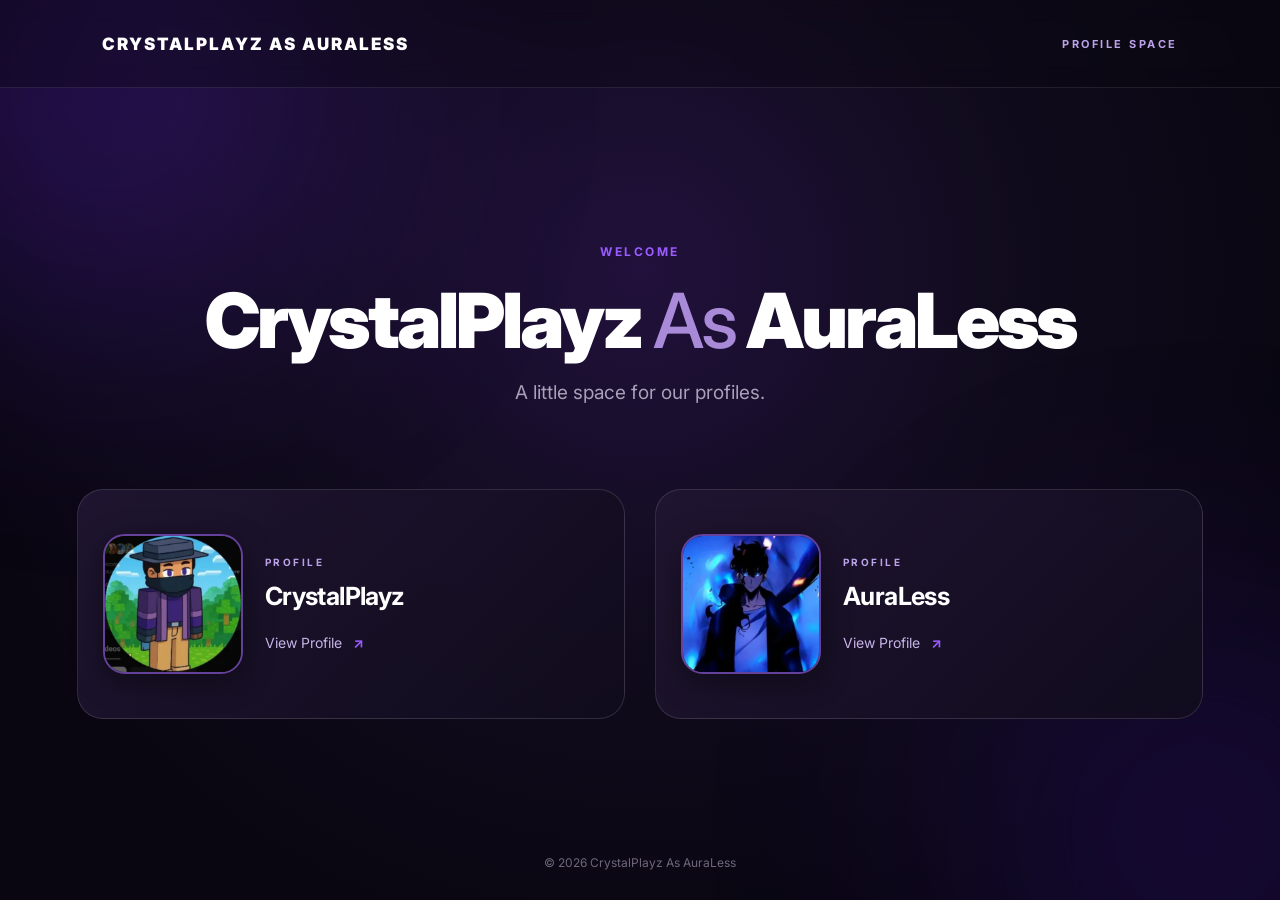
<file: index.html>
<!DOCTYPE html>
<html lang="en">
<head>
  <meta charset="UTF-8">
  <meta name="viewport" content="width=device-width, initial-scale=1.0">
  <meta name="theme-color" content="#090611">
  <title>CrystalPlayz As AuraLess</title>
  <link rel="stylesheet" href="style.css">
</head>
<body>
  <div class="glow glow-one"></div>
  <div class="glow glow-two"></div>

  <header class="topbar">
    <a class="brand" href="index.html">CRYSTALPLAYZ AS AURALESS</a>
    <span class="top-tag">PROFILE SPACE</span>
  </header>

  <main class="home">
    <section class="intro">
      <p class="eyebrow">WELCOME</p>
      <h1>CrystalPlayz <span>As</span> AuraLess</h1>
      <p class="sub">A little space for our profiles.</p>
    </section>

    <section class="profile-grid">
      <a class="profile-card" href="profiles/crystalplayz.html">
        <img src="crystalplayz.jpg" alt="CrystalPlayz profile picture">
        <div>
          <p class="card-label">PROFILE</p>
          <h2>CrystalPlayz</h2>
          <span class="view">View Profile <b>↗</b></span>
        </div>
      </a>

      <a class="profile-card" href="profiles/auraless.html">
        <img src="auraless.jpg" alt="AuraLess profile picture">
        <div>
          <p class="card-label">PROFILE</p>
          <h2>AuraLess</h2>
          <span class="view">View Profile <b>↗</b></span>
        </div>
      </a>
    </section>

    <footer>© 2026 CrystalPlayz As AuraLess</footer>
  </main>
</body>
</html>
</file>
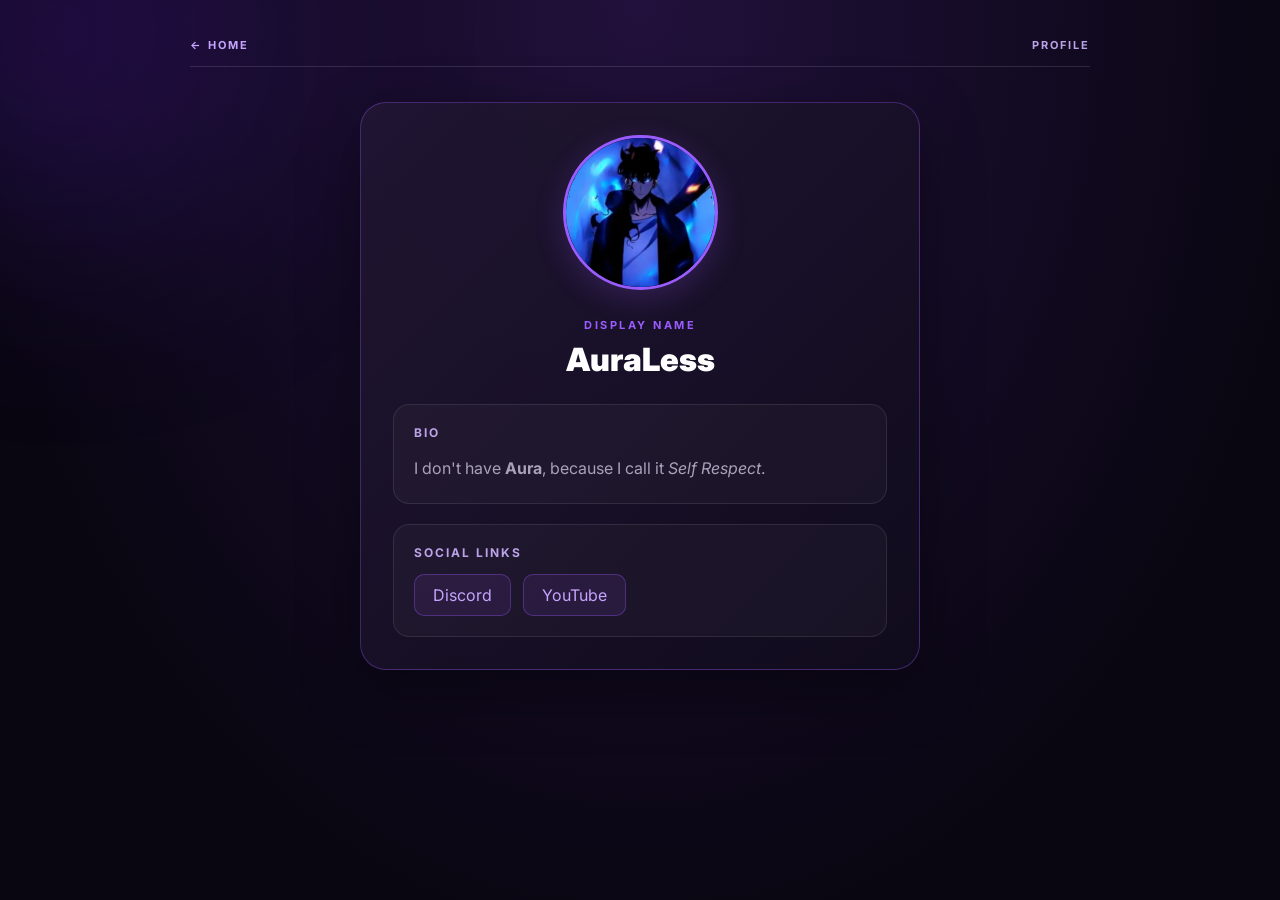
<file: profiles/auraless.html>
<!DOCTYPE html>
<html lang="en">
<head>
  <meta charset="UTF-8">
  <meta name="viewport" content="width=device-width, initial-scale=1.0">
  <meta name="theme-color" content="#090611">
  <title>AuraLess | Profile</title>
  <link rel="stylesheet" href="profile.css">
</head>
<body>
  <div class="glow"></div>

  <header>
    <a href="../index.html">← HOME</a>
    <span>PROFILE</span>
  </header>

  <main class="profile">
    <img class="avatar" src="../auraless.jpg" alt="AuraLess profile picture">

    <p class="eyebrow">DISPLAY NAME</p>
    <h1>AuraLess</h1>

    <section class="section">
      <h2>BIO</h2>
      <p class="bio">
        I don't have <strong>Aura</strong>, because I call it
        <em>Self Respect</em>.
      </p>
    </section>

    <section class="section">
      <h2>SOCIAL LINKS</h2>
      <div class="links">
        <a href="https://discord.com/users/1520603094512304190"
           target="_blank" rel="noopener noreferrer">Discord</a>

        <a href="https://youtube.com/@theauralessboy?si=1UamtkeZmaghMzI7"
           target="_blank" rel="noopener noreferrer">YouTube</a>
      </div>
    </section>
  </main>
</body>
</html>
</file>
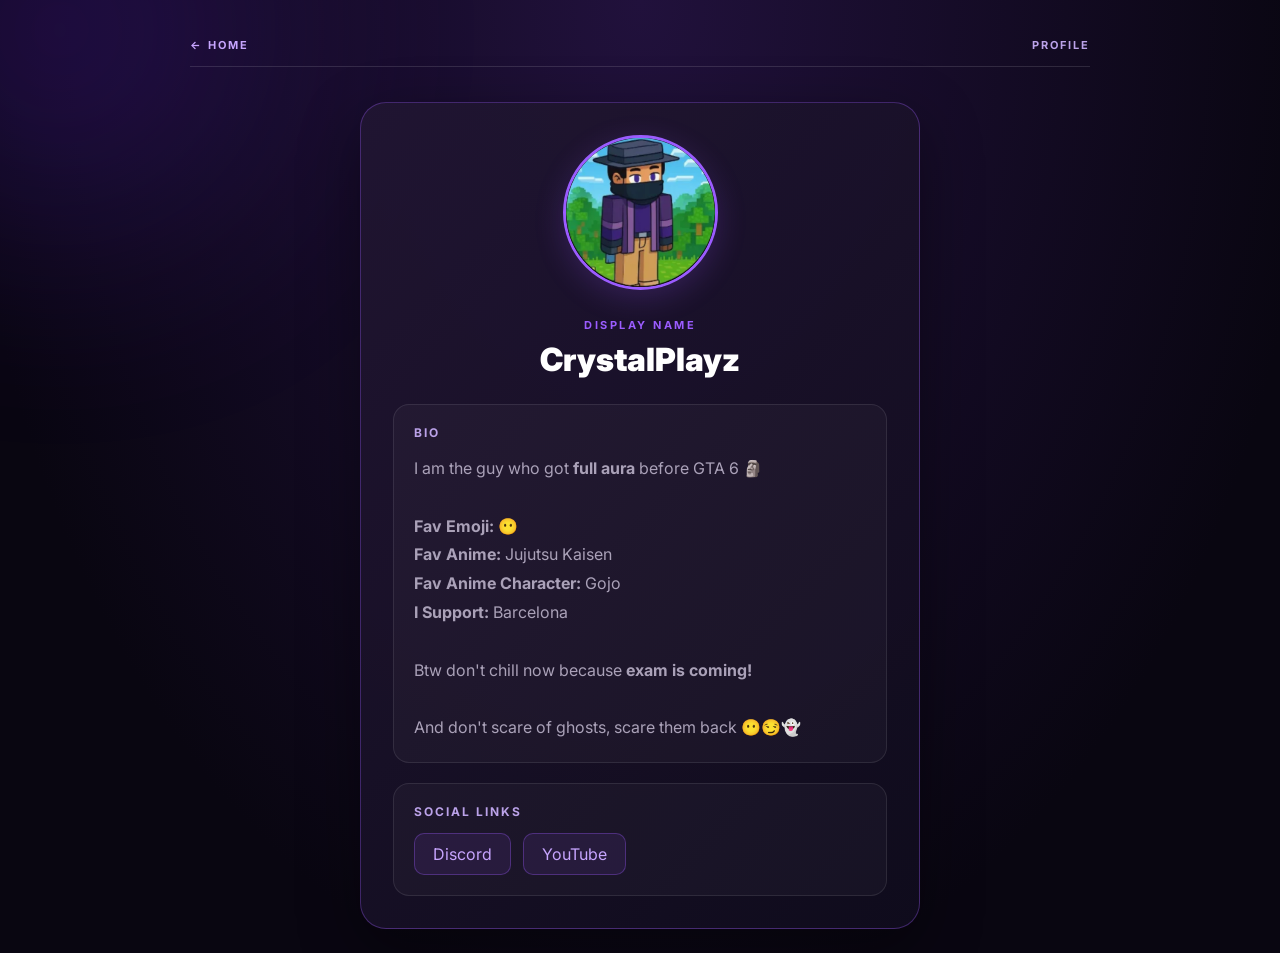
<file: profiles/crystalplayz.html>
<!DOCTYPE html>
<html lang="en">
<head><meta charset="UTF-8"><meta name="viewport" content="width=device-width, initial-scale=1.0"><meta name="theme-color" content="#090611"><title>CrystalPlayz | Profile</title><link rel="stylesheet" href="profile.css"></head>
<body><div class="glow"></div><header><a href="../index.html">← HOME</a><span>PROFILE</span></header><main class="profile"><img class="avatar" src="../crystalplayz.jpg" alt="CrystalPlayz profile picture"><p class="eyebrow">DISPLAY NAME</p><h1>CrystalPlayz</h1><section class="section"><h2>BIO</h2><div class="bio">
  I am the guy who got <strong>full aura</strong> before GTA 6 🗿
  <br><br>
  <strong>Fav Emoji:</strong> 😶
  <br>
  <strong>Fav Anime:</strong> Jujutsu Kaisen
  <br>
  <strong>Fav Anime Character:</strong> Gojo
  <br>
  <strong>I Support:</strong> Barcelona
  <br><br>
  Btw don't chill now because <strong>exam is coming!</strong>
  <br><br>
  And don't scare of ghosts, scare them back 😶😏👻
</div></section><section class="section"><h2>SOCIAL LINKS</h2><div class="links"><a href="https://discord.com/users/1158214217153912903" target="_blank" rel="noopener noreferrer" aria-label="Discord">Discord</a><a href="https://youtube.com/@criystal-playz?si=9yBDlPDcodWcaF7B" target="_blank" rel="noopener noreferrer" aria-label="YouTube">YouTube</a></div></section></main></body></html>
</file>
<file: style.css>
@import url('https://fonts.googleapis.com/css2?family=Inter:wght@400;500;600;700;800;900&display=swap');

:root {
  color-scheme: dark;
  --bg: #090611;
  --panel: #151020;
  --purple: #9b5cff;
  --muted: #aaa1b8;
}

* {
  box-sizing: border-box;
}

body {
  margin: 0;
  min-height: 100vh;
  background: radial-gradient(
    ellipse at 50% 30%,
    #21113c 0%,
    #100b1c 42%,
    #090611 78%
  );
  color: #fff;
  font-family: Inter, Arial, sans-serif;
  overflow-x: hidden;
}

/* Background glow */

.glow {
  position: fixed;
  width: 480px;
  height: 480px;
  border-radius: 50%;
  filter: blur(135px);
  opacity: .25;
  pointer-events: none;
  z-index: -1;
}

.glow-one {
  background: #762bff;
  top: -150px;
  left: -130px;
}

.glow-two {
  background: #4217a8;
  right: -160px;
  bottom: -170px;
}

/* Header */

.topbar {
  min-height: 88px;
  padding: 0 8%;
  display: flex;
  align-items: center;
  justify-content: space-between;
  gap: 15px;
  border-bottom: 1px solid #ffffff18;
  background: #09061155;
  backdrop-filter: blur(12px);
}

.brand {
  font-weight: 900;
  letter-spacing: 2px;
  font-size: 17px;
  color: #fff;
  text-decoration: none;
}

.brand span {
  color: var(--purple);
}

.top-tag,
.eyebrow,
.card-label {
  font-size: 11px;
  letter-spacing: 2.5px;
  color: #bba2e9;
  font-weight: 700;
}

/* Main */

.home {
  width: min(1180px, 88%);
  min-height: calc(100vh - 88px);
  margin: 0 auto;
  display: flex;
  flex-direction: column;
}

/* Intro */

.intro {
  text-align: center;
  padding: clamp(100px, 16vh, 175px) 0 85px;
}

.eyebrow {
  color: var(--purple);
  font-size: 12px;
}

h1 {
  font-size: clamp(42px, 7vw, 76px);
  margin: 20px 0;
  font-weight: 900;
  letter-spacing: -3px;
  line-height: 1.08;
}

h1 span {
  color: #a98ad8;
  font-weight: 500;
}

.sub {
  color: var(--muted);
  font-size: clamp(15px, 2vw, 19px);
  margin: 0;
}

/* Profile cards */

.profile-grid {
  display: grid;
  grid-template-columns: repeat(2, minmax(0, 1fr));
  gap: 30px;
  margin-bottom: 30px;
}

.profile-card {
  min-width: 0;
  min-height: 230px;
  display: flex;
  align-items: center;
  gap: 22px;
  padding: 25px;
  background: linear-gradient(
    135deg,
    #211632ee,
    #100c1dee
  );
  border: 1px solid #ffffff20;
  border-radius: 26px;
  text-decoration: none;
  color: #fff;
  transition:
    transform .25s,
    border-color .25s,
    box-shadow .25s;
}

.profile-card:hover {
  transform: translateY(-7px);
  border-color: #9b5cffaa;
  box-shadow: 0 22px 60px #6e35bb30;
}

/* Profile picture */

.profile-card img {
  width: 140px;
  height: 140px;
  flex: 0 0 140px;
  object-fit: cover;
  border-radius: 22px;
  border: 2px solid #a66cff88;
  box-shadow: 0 8px 30px #0006;
}

/* Card text area */

.profile-card > div {
  flex: 1 1 0;
  min-width: 0;
  max-width: 100%;
}

.card-label {
  font-size: 10px;
  margin: 0 0 12px;
}

.profile-card h2 {
  display: block;
  width: 100%;
  max-width: 100%;
  font-size: clamp(17px, 2vw, 25px);
  line-height: 1.3;
  margin: 0 0 20px;
  letter-spacing: -.6px;
  white-space: normal;
  overflow-wrap: anywhere;
  word-break: normal;
}

.view {
  display: inline-block;
  font-size: 14px;
  color: #c7b4e7;
}

.view b {
  color: var(--purple);
  margin-left: 7px;
}

/* Footer */

footer {
  text-align: center;
  color: #70677d;
  font-size: 12px;
  padding: 70px 0 30px;
  margin-top: auto;
}

/* Tablet and mobile */

@media (max-width: 1100px) {
  .topbar {
    min-height: 72px;
    padding: 0 6%;
  }

  .brand {
    font-size: 14px;
  }

  .top-tag {
    font-size: 9px;
  }

  .home {
    width: 90%;
    min-height: calc(100vh - 72px);
  }

  .intro {
    padding: 90px 0 58px;
  }

  h1 {
    letter-spacing: -1.8px;
  }

  .profile-grid {
    grid-template-columns: minmax(0, 1fr);
    gap: 18px;
  }

  .profile-card {
    min-height: 170px;
    padding: 20px;
    gap: 22px;
    border-radius: 20px;
  }

  .profile-card img {
    width: 120px;
    height: 120px;
    flex: 0 0 120px;
    border-radius: 16px;
  }

  .profile-card h2 {
    font-size: 22px;
    margin-bottom: 18px;
  }

  footer {
    padding: 60px 0 24px;
  }
}

/* Small phones */

@media (max-width: 390px) {
  .profile-card {
    gap: 14px;
    padding: 15px;
  }

  .profile-card img {
    width: 98px;
    height: 98px;
    flex: 0 0 98px;
  }

  .profile-card h2 {
    font-size: 18px;
  }
}
</file>
<file: profiles/profile.css>
@import url('https://fonts.googleapis.com/css2?family=Inter:wght@400;500;600;700;800;900&display=swap');

* {
  box-sizing: border-box;
}

body {
  margin: 0;
  min-height: 100vh;
  padding: 24px;
  background: radial-gradient(ellipse at top, #21113c, #090611 75%);
  color: #fff;
  font-family: Inter, Arial, sans-serif;
}

.glow {
  position: fixed;
  width: 360px;
  height: 360px;
  top: -150px;
  left: -120px;
  border-radius: 50%;
  background: #762bff;
  filter: blur(130px);
  opacity: .25;
  pointer-events: none;
  z-index: -1;
}

header {
  width: min(900px, 100%);
  margin: 0 auto 35px;
  display: flex;
  justify-content: space-between;
  align-items: center;
  padding: 14px 0;
  border-bottom: 1px solid #ffffff20;
  color: #bba2e9;
  font-size: 11px;
  font-weight: 700;
  letter-spacing: 2px;
}

header a {
  color: #c7a5ff;
  text-decoration: none;
}

header a:hover {
  color: #fff;
}

.profile {
  width: min(560px, 100%);
  margin: 0 auto;
  padding: 32px;
  text-align: center;
  background: linear-gradient(135deg, #211632ee, #100c1dee);
  border: 1px solid #9b5cff55;
  border-radius: 26px;
  box-shadow: 0 20px 60px #0006;
}

.avatar {
  width: 155px;
  height: 155px;
  object-fit: cover;
  border-radius: 50%;
  border: 3px solid #9b5cff;
  box-shadow: 0 8px 30px #9b5cff33;
}

.eyebrow {
  margin: 24px 0 8px;
  color: #9b5cff;
  font-size: 11px;
  font-weight: 700;
  letter-spacing: 2.5px;
}

h1 {
  margin: 8px 0 25px;
  font-size: 32px;
  font-weight: 900;
}

.section {
  margin-top: 20px;
  padding: 20px;
  text-align: left;
  background: #ffffff08;
  border: 1px solid #ffffff18;
  border-radius: 16px;
}

.section h2 {
  margin: 0 0 14px;
  color: #bba2e9;
  font-size: 12px;
  letter-spacing: 2px;
}

.bio {
  margin: 0;
  color: #aaa1b8;
  line-height: 1.8;
}

.links {
  display: flex;
  flex-wrap: wrap;
  gap: 12px;
}

.links a {
  padding: 10px 18px;
  background: #9b5cff18;
  border: 1px solid #9b5cff55;
  border-radius: 10px;
  color: #c7a5ff;
  text-decoration: none;
}

.links a:hover {
  background: #9b5cff35;
  color: #fff;
}

@media (max-width: 480px) {
  body {
    padding: 16px;
  }

  .profile {
    padding: 25px 18px;
  }

  .avatar {
    width: 130px;
    height: 130px;
  }

  h1 {
    font-size: 27px;
  }

  .section {
    padding: 16px;
  }
}
</file>
